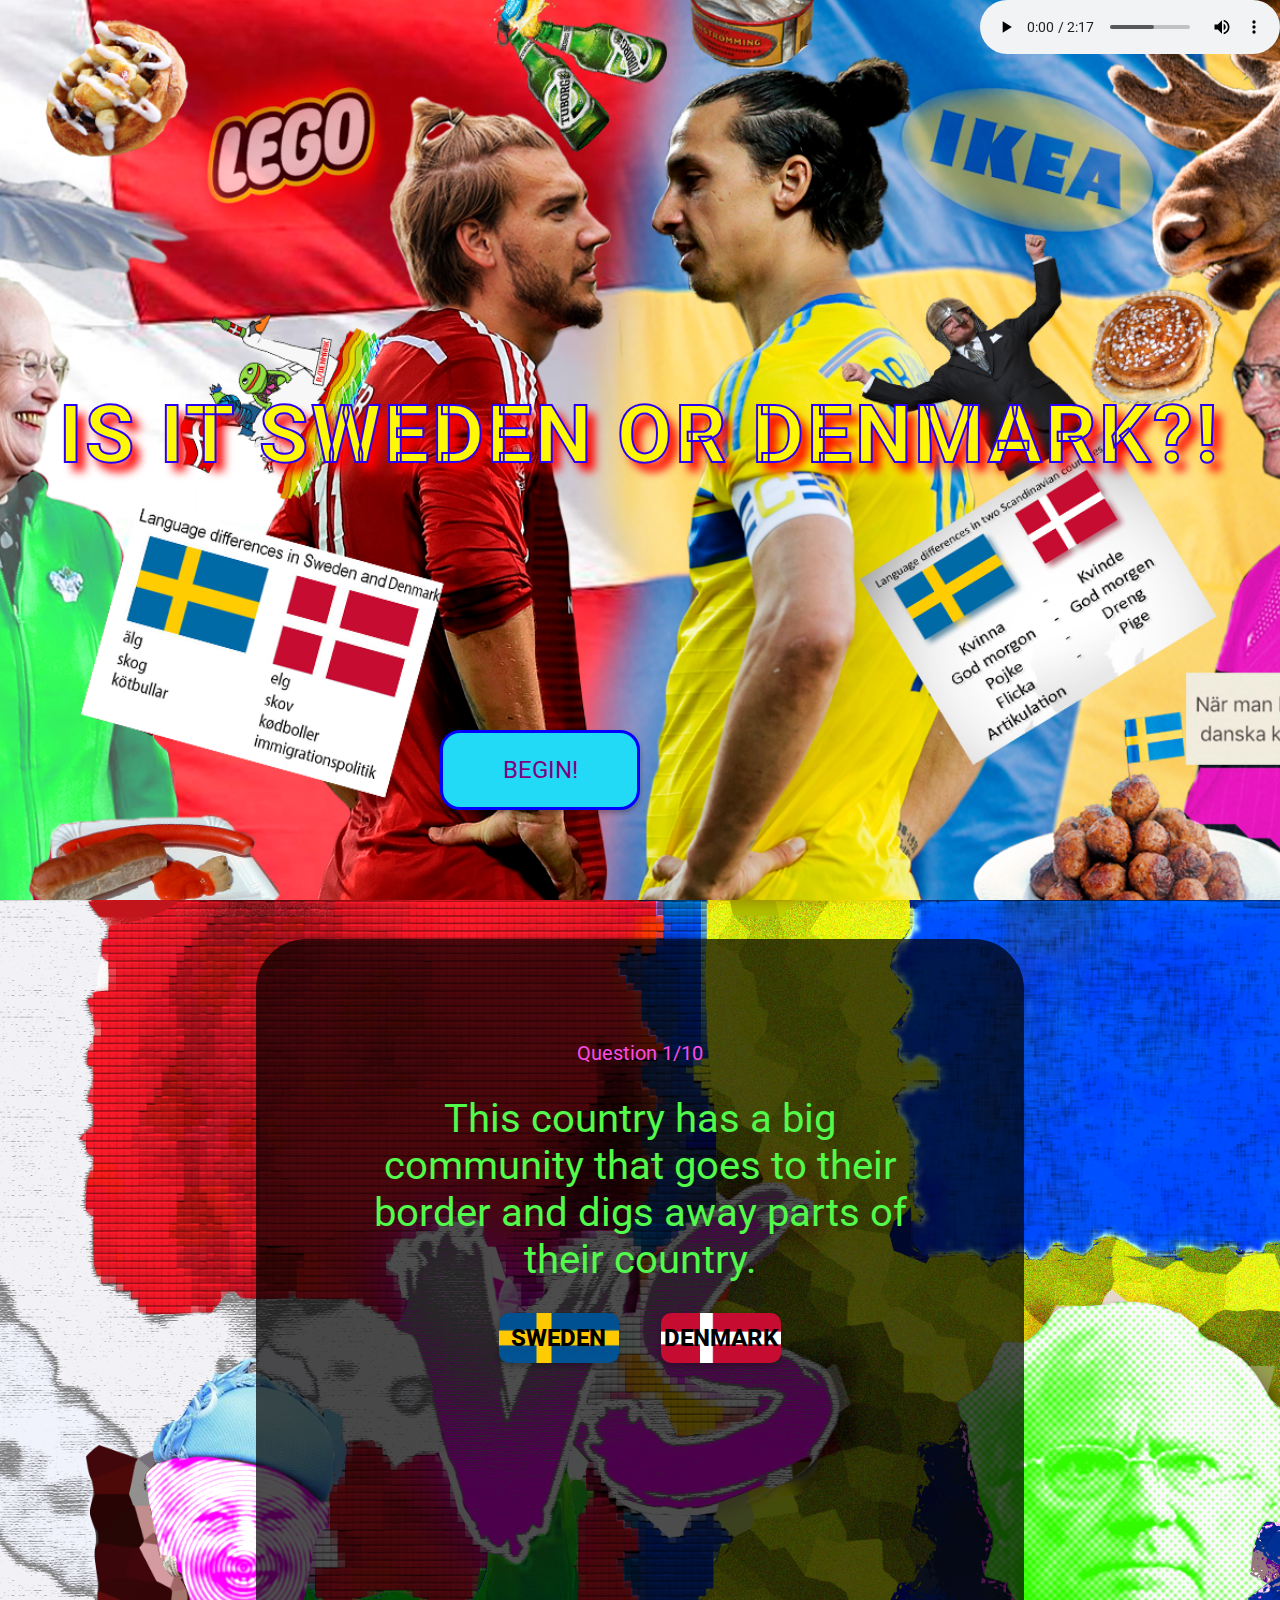
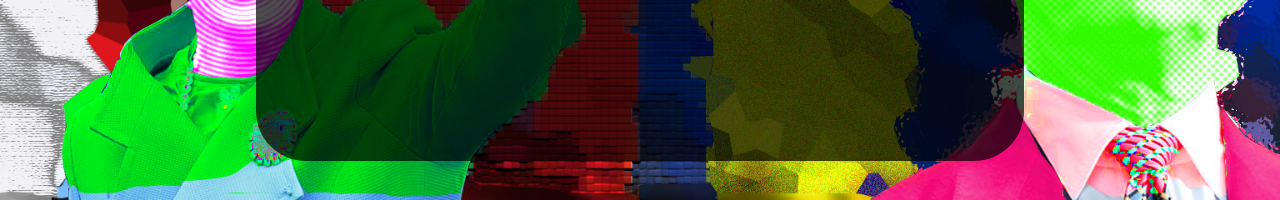
<file: index.html>
<!DOCTYPE html>
<html>
<head> 
  <meta charset="utf-8" name="viewport" content="width=device-width, initial-scale=1">
  <title>Sweden vs Denmark</title>
  <link rel="stylesheet" type="text/css" href="css/theme.css"> 
  <link href='https://fonts.googleapis.com/css?family=Roboto:400,500,700,900' rel='stylesheet' type='text/css'>
</head>
<body>
  <div class="header">
        <audio controls autoplay>
          <source src="anthem.mp3" type="audio/mpeg">
        </audio>
      <h1>IS IT SWEDEN OR DENMARK?!</h1>
      <button class="btn jump">Begin!</button>
  </div>
  <div class="main-bg">
      <div class="main">
        <div class="guess">
        <h4>Question <span id="numGuesses"></span></h4>
        <h3></h3>
        </div>
        <div class="buttons">
          <button class="btn reset ans">Sweden</button>
          <button class="btn hint ans">Denmark</button>
        </div>
        <div class="message">
          <p id="ans-msg"></p>
          <button class="btn" id="next">Next Question</button>
        </div>
      </div>
  </div>

<script src="https://ajax.googleapis.com/ajax/libs/jquery/1.11.1/jquery.min.js"></script>
<script type="text/javascript" src="js/index.js"></script>
</body>
</html>
</file>
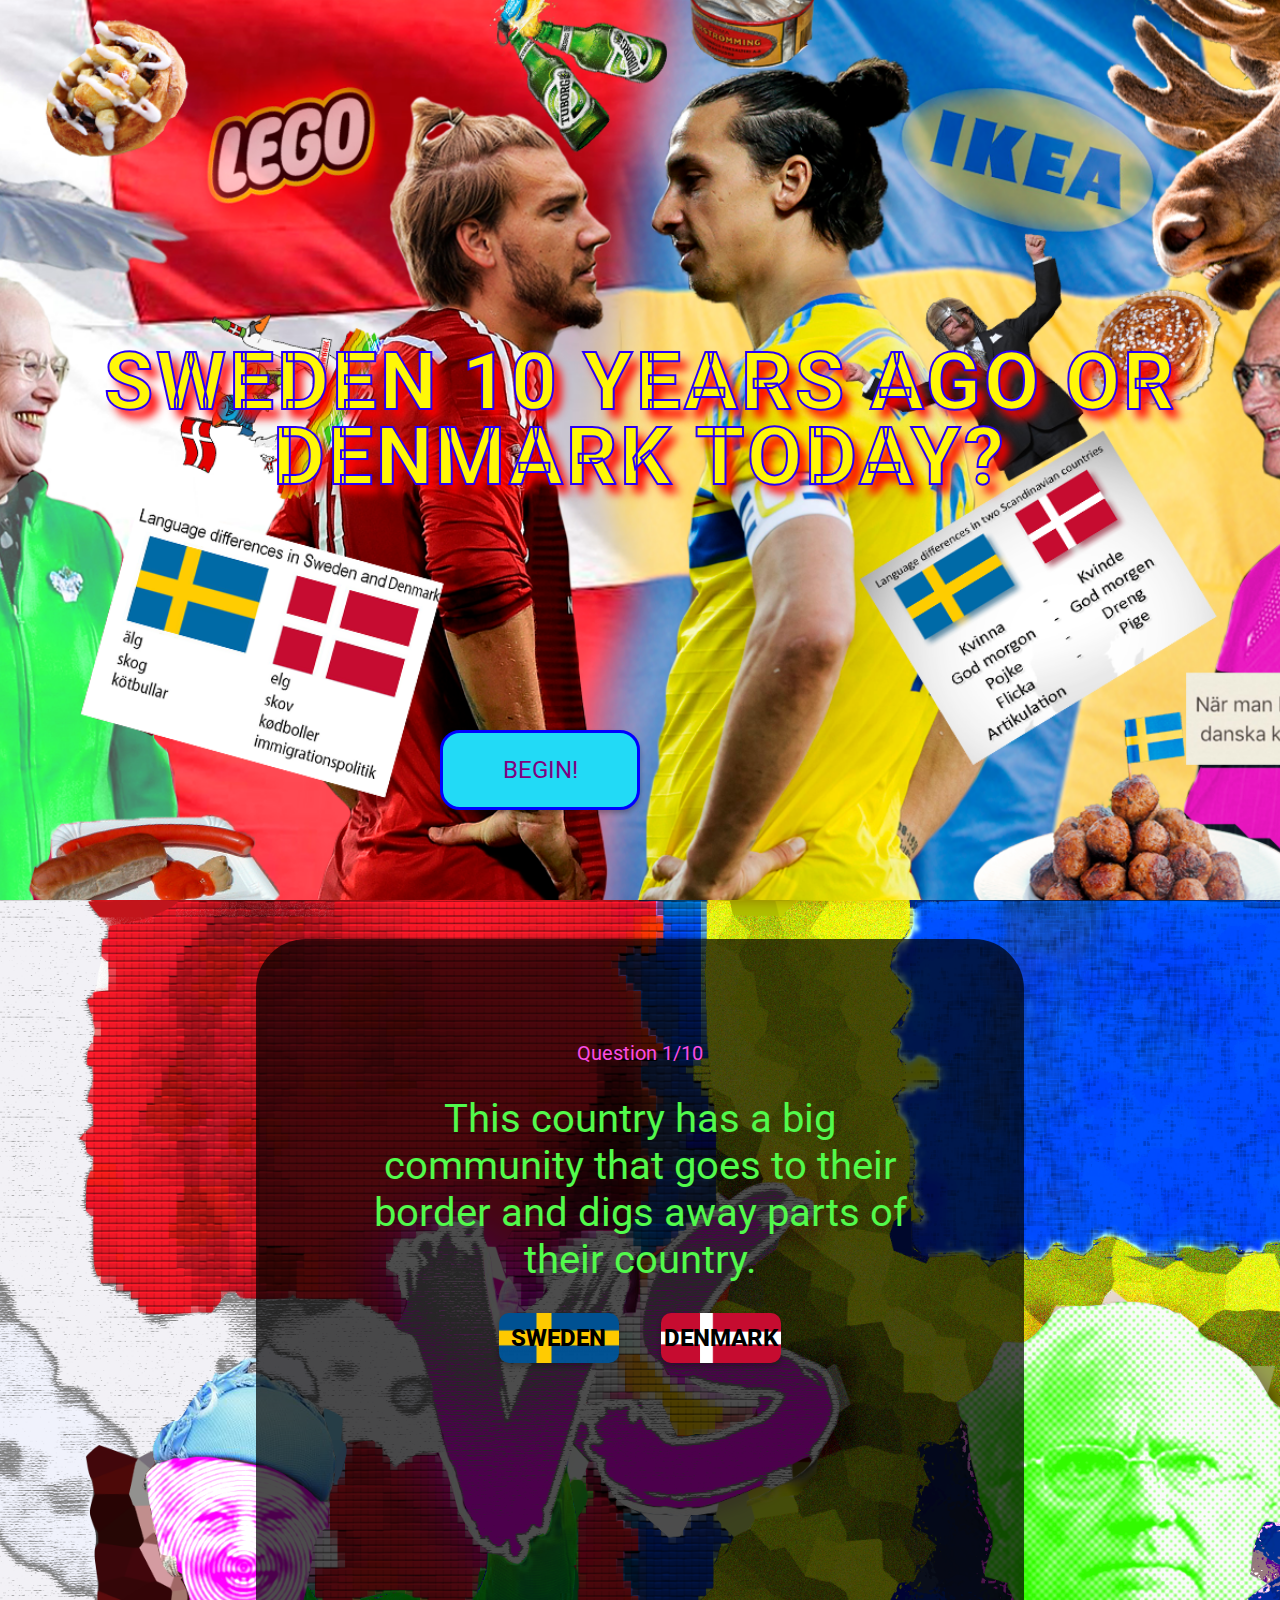
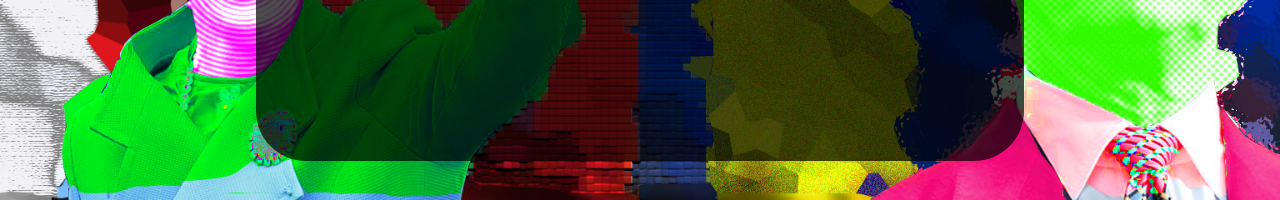
<file: game.html>
<!DOCTYPE html>
<html>
<head> 
  <meta charset="utf-8">
  <title>What's My Number?</title>
  <link rel="stylesheet" type="text/css" href="css/theme.css"> 
  <link href='https://fonts.googleapis.com/css?family=Roboto:400,500,700,900' rel='stylesheet' type='text/css'>
</head>
<body>
  <div class="header">
      <h1>SWEDEN 10 YEARS AGO OR DENMARK TODAY?</h1>
      <button class="btn">Begin!</button>
  </div>
  <div class="main-bg">
      <div class="main">
        <div class="guess">
        <h4>Question <span id="numGuesses"></span></h4>
        <h3></h3>
        </div>
        <div class="buttons">
          <button class="btn reset ans">Sweden</button>
          <button class="btn hint ans">Denmark</button>
        </div>
        <div class="message">
          <p id="ans-msg"></p>
          <button class="btn" id="next">Next Question</button>
        </div>
      </div>
  </div>

<script src="https://ajax.googleapis.com/ajax/libs/jquery/1.11.1/jquery.min.js"></script>
<script type="text/javascript" src="js/index.js"></script>
</body>
</html>
</file>
<file: css/theme.css>
* {
  font-family: 'Roboto', sans-serif;
  margin:0;  
  padding:0;  
}

body {
  width: 100%; 
  text-align: center;
  background-color: #fcfcfc;
}

audio {
  position: fixed;
  top: 0;
  right: 0;
}

.header {
  background-color: white;
  height: 100vh;
  background-image: url('../img/background-new.png');
  background-size: cover;
  background-position: center;
  transition: background-color, 0.5s, linear; 
  display: flex;
  justify-content: center;
}

.header .btn {
  position: absolute;
  bottom: 10%;
  transform: translateX(-50%);
  margin: 0 auto;
  width: 200px;
  height: 80px;
  font-size: 24px;
  font-weight: 400;
  border: 3px solid blue;
  background-color: rgb(34, 218, 246);
  color: purple;
  border-radius: 20px;
}

.header .btn:hover {
  background-color: orange;
}

.header h1 {
  width: 100%;
  margin: auto;
  transform: translateY(-20%);
  font-weight: 700;
  font-size: 80px;
  text-transform: uppercase;
  line-height: 75px;
  letter-spacing: 3px;
  color: rgb(255, 247, 8);
/*  background-color: rgba(153, 49, 246,0.8);
*/  -webkit-text-stroke-width: 2px;
   -webkit-text-stroke-color: rgb(41, 0, 246);
  text-shadow: 8px 9px 10px #ff0000;
}

.main-bg {
  background-image: url("../img/bgcrazy.png");
  /*background-image: url("https://eastsidejenaost.files.wordpress.com/2016/02/a_ausrufezeichen24.gif?w=1400&h=9999");*/
  background-size: cover;
  background-position: center; 
  height: 100vh;
  display: flex;
  justify-content: center;
}

.main {
  padding-top: 8%;
  min-height: 80%;
  width: 60%;
  background-color: rgba(0,0,0,0.7);
  align-self: center;
  border-radius: 50px;
}

.guess {
  width: 70%;
  margin: auto;
  clear: both;
  color: purple;
}

h3 {
  font-weight: 400;
  font-size: 40px;
  color: rgb(82, 250, 76);
}

h4 {
  font-weight: 400;
  font-size: 20px;
  color: rgb(250, 76, 227);
  padding-bottom: 30px;
}

h5 {
  font-weight: 400;
  font-size: 16px;
}

p {
  color: rgb(16, 247, 242);
}

#warning {
  color: #cd3700;
}

#finalMsg {
  padding-top: 30px;
}

.btn {
  text-transform: uppercase;
  background-color: lime;
  outline: none;
  color: black;
  border: none;
  font-size: 14px;
  height: 35px;
  width: 120px;
  margin-left: 5%;
  box-shadow: 0 3px 5px rgba(9,9,9,0.3);
}

.buttons .btn {
  text-transform: uppercase;
  outline: none;
  color: black;
  border: none;
  font-size: 1.5em;
  height: 50px;
  width: 120px;
  margin: 0 2.5%;
  font-weight: 800;
  box-shadow: 0 3px 5px rgba(9,9,9,0.3);
}

button {
    border-radius: 10px;

}

.buttons .btn:nth-child(2) {
  background-image: url('../img/danishflag.png');
  background-repeat: no-repeat;
  background-position: center;
  background-size: 100%;
}

.buttons .btn:nth-child(2):hover {
    background-image: url('../img/swedenflag.jpg');
}

.buttons .btn {
  background-image: url('../img/swedenflag.jpg');
  background-repeat: no-repeat;
  background-position: center;
  background-size: 100%;
}

.buttons .btn:hover {
    background-image: url('../img/danishflag.png');
}

.buttons .btn[disabled]:nth-child(2):hover {
  background-image: url('../img/danishflag.png');
}

.buttons .btn[disabled]:hover {
  background-image: url('../img/swedenflag.jpg');
}

.buttons .disabled {
  background-image: url('../img/disabledflag.png');
}


.buttons {
  padding: 30px 0px;
  height: 50px;
}

section input[type="text"]:active {
  box-shadow: 0 5px 10px rgba(0,0,0,0.2);
  border-bottom: 2px solid #1abc9c;
}

#guess-field {
  padding-left: 5px;
  outline: none;
  background: #ccc;
  border: none;
  font-size: 14px;
  height: 35px;
  width: 195px;
  box-shadow: 0 2px 5px rgba(0,0,0,0.3),
    0 0 0 100px #fff inset;
}

.message img {
  max-width: 100%;
}

.success {
  background-color: green;
  color: white;
}

.fail {
  background-color: red;
  color: white;
}

#next {
  display: none;
  margin: 2.5% 0;
}


#neon {
  text-align:center;
  height: 100px;
  width: 200px;
  border:5px solid #1086e8;
  border-radius: 20px;
  margin: 5% auto;
  animation: border-flicker 2s linear infinite;
  display: flex;
  justify-content: center;
  align-items: center;
}

#neon h3 {
  color:#FF00E6;
  font-family: 'Helvetica', sans-serif;
  font-size:64px;
  letter-spacing:10px;
  animation: text-flicker 3s linear infinite;
}

#ans-msg {
  line-height: 30px;
  font-size: 1.2em;
  width: 50%;
  margin: 0 auto;
}

.message img {
  max-width: 100%
  height: 200px;
}




#offset {
  animation: letter-flicker 2s linear infinite;
}

@keyframes text-flicker {
  0% {
    opacity:0.1;
    text-shadow: 0px 0px 29px rgba(242, 22, 22, 1);
  }
  
  2% {
    opacity:1;
    text-shadow: 0px 0px 29px rgba(242, 22, 22, 1);
  }
  8% {
    opacity:0.1;
    text-shadow: 0px 0px 29px rgba(242, 22, 22, 1);
  }
  9% {
    opacity:1;
    text-shadow: 0px 0px 29px rgba(242, 22, 22, 1);
  }
  12% {
    opacity:0.1;
    text-shadow: 0px 0px rgba(242, 22, 22, 1);
  }
  20% {
    opacity:1;
    text-shadow: 0px 0px 29px rgba(242, 22, 22, 1)
  }
  25% {
    opacity:0.3;
    text-shadow: 0px 0px 29px rgba(242, 22, 22, 1)
  }
  30% {
    opacity:1;
    text-shadow: 0px 0px 29px rgba(242, 22, 22, 1)
  }
  
  70% {
    opacity:0.7;
    text-shadow: 0px 0px 29px rgba(242, 22, 22, 1)
  }
  
  72% {
    opacity:0.2;
    text-shadow:0px 0px 29px rgba(242, 22, 22, 1)
  }
  
  77% {
    opacity:.9;
    text-shadow: 0px 0px 29px rgba(242, 22, 22, 1)
  }
  100% {
    opacity:.9;
    text-shadow: 0px 0px 29px rgba(242, 22, 22, 1)
  }
}

@keyframes border-flicker {
  0% {
    opacity:0.1;
    -webkit-box-shadow: 0px 0px 78px 4px rgba(16,134,232,0.73);
-moz-box-shadow: 0px 0px 78px 4px rgba(16,134,232,0.73);
box-shadow: 0px 0px 78px 4px rgba(16,134,232,0.73);
  }
  2% {
    opacity:1;
    -webkit-box-shadow: 0px 0px 78px 4px rgba(16,134,232,0.73);
-moz-box-shadow: 0px 0px 78px 4px rgba(16,134,232,0.73);
box-shadow: 0px 0px 78px 4px rgba(16,134,232,0.73);
  }
  4% {
    opacity:0.1;
    -webkit-box-shadow: 0px 0px 78px 4px rgba(16,134,232,0.73);
-moz-box-shadow: 0px 0px 78px 4px rgba(16,134,232,0.73);
box-shadow: 0px 0px 78px 4px rgba(16,134,232,0.73);
  }
  
  8% {
    opacity:1;
    -webkit-box-shadow: 0px 0px 78px 4px rgba(16,134,232,0.73);
-moz-box-shadow: 0px 0px 78px 4px rgba(16,134,232,0.73);
box-shadow: 0px 0px 78px 4px rgba(16,134,232,0.73);
  }
  70% {
    opacity:0.7;
    -webkit-box-shadow: 0px 0px 78px 4px rgba(16,134,232,0.73);
-moz-box-shadow: 0px 0px 78px 4px rgba(16,134,232,0.73);
box-shadow: 0px 0px 78px 4px rgba(16,134,232,0.73);
  }
  100% {
    opacity:1;
    -webkit-box-shadow: 0px 0px 78px 4px rgba(16,134,232,0.73);
-moz-box-shadow: 0px 0px 78px 4px rgba(16,134,232,0.73);
box-shadow: 0px 0px 78px 4px rgba(16,134,232,0.73);
  }
}

@keyframes letter-flicker {
  0% {
    opacity:0.1;
    text-shadow: 0px 0px 29px rgba(242, 22, 22, 1);
  }
  2% {
    opacity:0.1;
    text-shadow: 0px 0px 29px rgba(242, 22, 22, 1);
  }
  4% {
    opacity:1;
    text-shadow: 0px 0px 29px rgba(242, 22, 22, 1);
  }
  
  
  19% {
    opacity:1;
    text-shadow: 0px 0px 29px rgba(242, 22, 22, 1);
  }
  21% {
    opacity:0.1;
    text-shadow: 0px 0px 29px rgba(242, 22, 22, 1);
  }
  23% {
    opacity:1;
    text-shadow: 0px 0px 29px rgba(242, 22, 22, 1);
  }
  
  80% {
    opacity:1;
    text-shadow: 0px 0px 29px rgba(242, 22, 22, 1);
  }
  83% {
    opacity:0.4;
    text-shadow: 0px 0px 29px rgba(242, 22, 22, 1);
  }
  87% {
    opacity:1;
    text-shadow: 0px 0px 29px rgba(242, 22, 22, 1);
  }
}



@keyframes jump {
  0%   {transform: translate3d(0,0,0) scale3d(1,1,1);}
  40%  {transform: translate3d(0,30%,0) scale3d(.7,1.5,1);}
  100% {transform: translate3d(0,100%,0) scale3d(1.5,.7,1);}
}
.jump {
  transform-origin: 50% 50%;
  animation: jump .5s linear alternate infinite;
}


@media screen and (max-width:980px) {
  .main-bg .main {
    padding-top: 8%;
    width: 100%;
    background-color: rgba(0,0,0,0.5);
    align-self: center;
  }

  .guess {
    width: 100%;
  }

  .buttons {
    display: flex;
    justify-content: center;
  }

  .btn {
    flex-wrap: wrap;
  }
}
</file>
